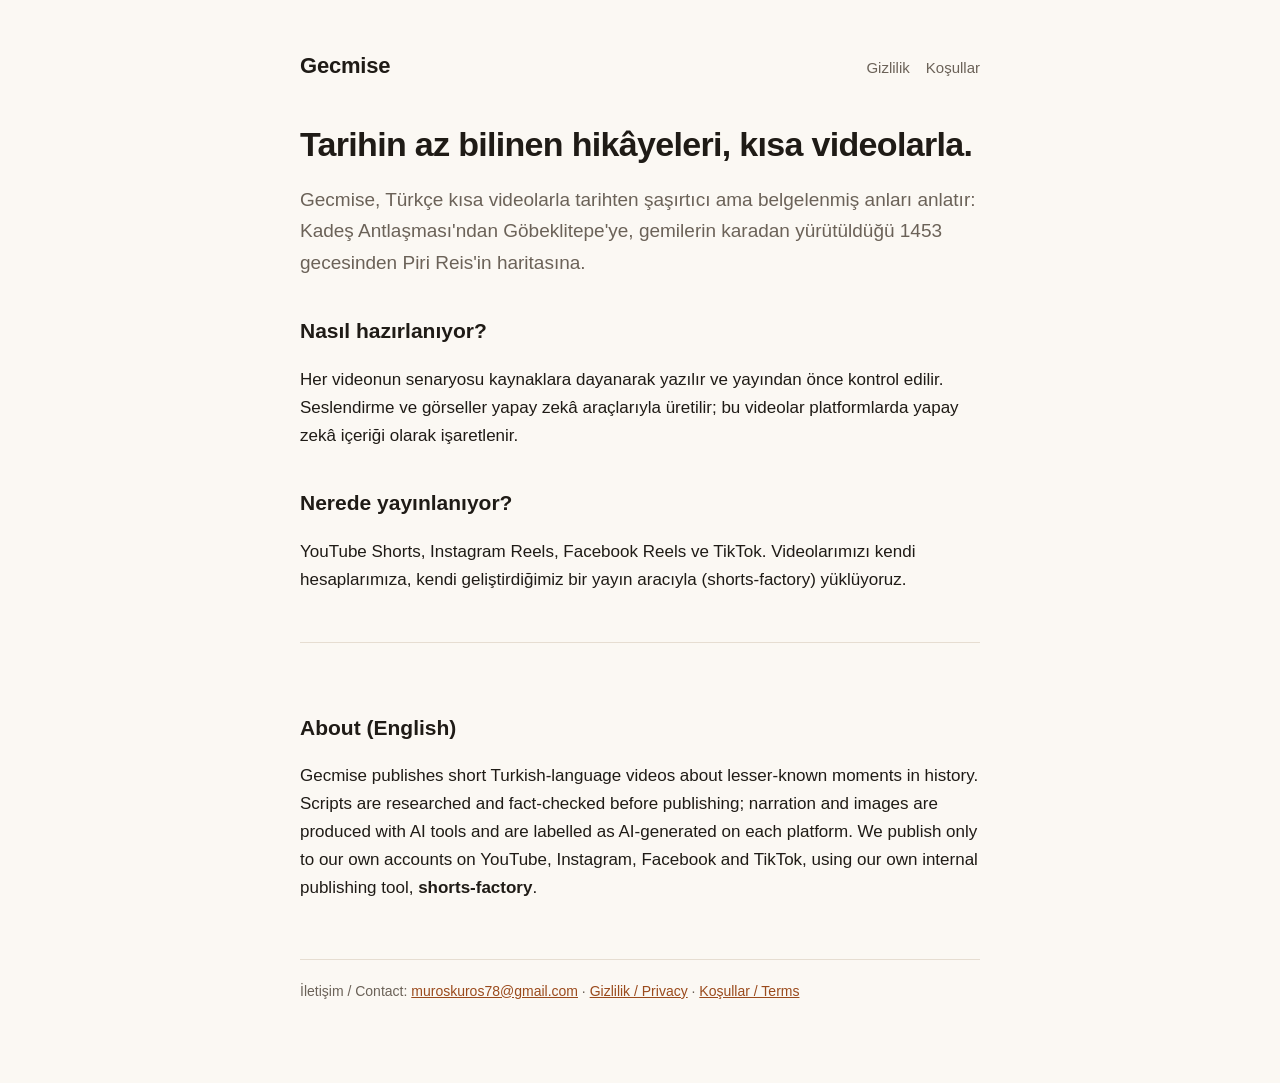
<file: index.html>
<!doctype html>
<html lang="tr">
<head>
  <meta charset="utf-8">
  <meta name="viewport" content="width=device-width, initial-scale=1">
  <title>Gecmise</title>
  <meta name="description" content="Gecmise: tarihin az bilinen hikâyelerini anlatan kısa videolar.">
  <link rel="stylesheet" href="style.css">
</head>
<body>
<main>
  <header>
    <a class="brand" href="./">Gecmise</a>
    <nav><a href="privacy.html">Gizlilik</a><a href="terms.html">Koşullar</a></nav>
  </header>

  <h1>Tarihin az bilinen hikâyeleri, kısa videolarla.</h1>
  <p class="lead">Gecmise, Türkçe kısa videolarla tarihten şaşırtıcı ama belgelenmiş anları anlatır:
  Kadeş Antlaşması'ndan Göbeklitepe'ye, gemilerin karadan yürütüldüğü 1453 gecesinden Piri Reis'in haritasına.</p>

  <h2>Nasıl hazırlanıyor?</h2>
  <p>Her videonun senaryosu kaynaklara dayanarak yazılır ve yayından önce kontrol edilir. Seslendirme ve
  görseller yapay zekâ araçlarıyla üretilir; bu videolar platformlarda yapay zekâ içeriği olarak işaretlenir.</p>

  <h2>Nerede yayınlanıyor?</h2>
  <p>YouTube Shorts, Instagram Reels, Facebook Reels ve TikTok. Videolarımızı kendi hesaplarımıza, kendi
  geliştirdiğimiz bir yayın aracıyla (shorts-factory) yüklüyoruz.</p>

  <section class="lang" lang="en">
    <h2>About (English)</h2>
    <p>Gecmise publishes short Turkish-language videos about lesser-known moments in history. Scripts are
    researched and fact-checked before publishing; narration and images are produced with AI tools and are
    labelled as AI-generated on each platform. We publish only to our own accounts on YouTube, Instagram,
    Facebook and TikTok, using our own internal publishing tool, <strong>shorts-factory</strong>.</p>
  </section>

  <footer>
    İletişim / Contact: <a href="mailto:muroskuros78@gmail.com">muroskuros78@gmail.com</a> ·
    <a href="privacy.html">Gizlilik / Privacy</a> · <a href="terms.html">Koşullar / Terms</a>
  </footer>
</main>
</body>
</html>
</file>
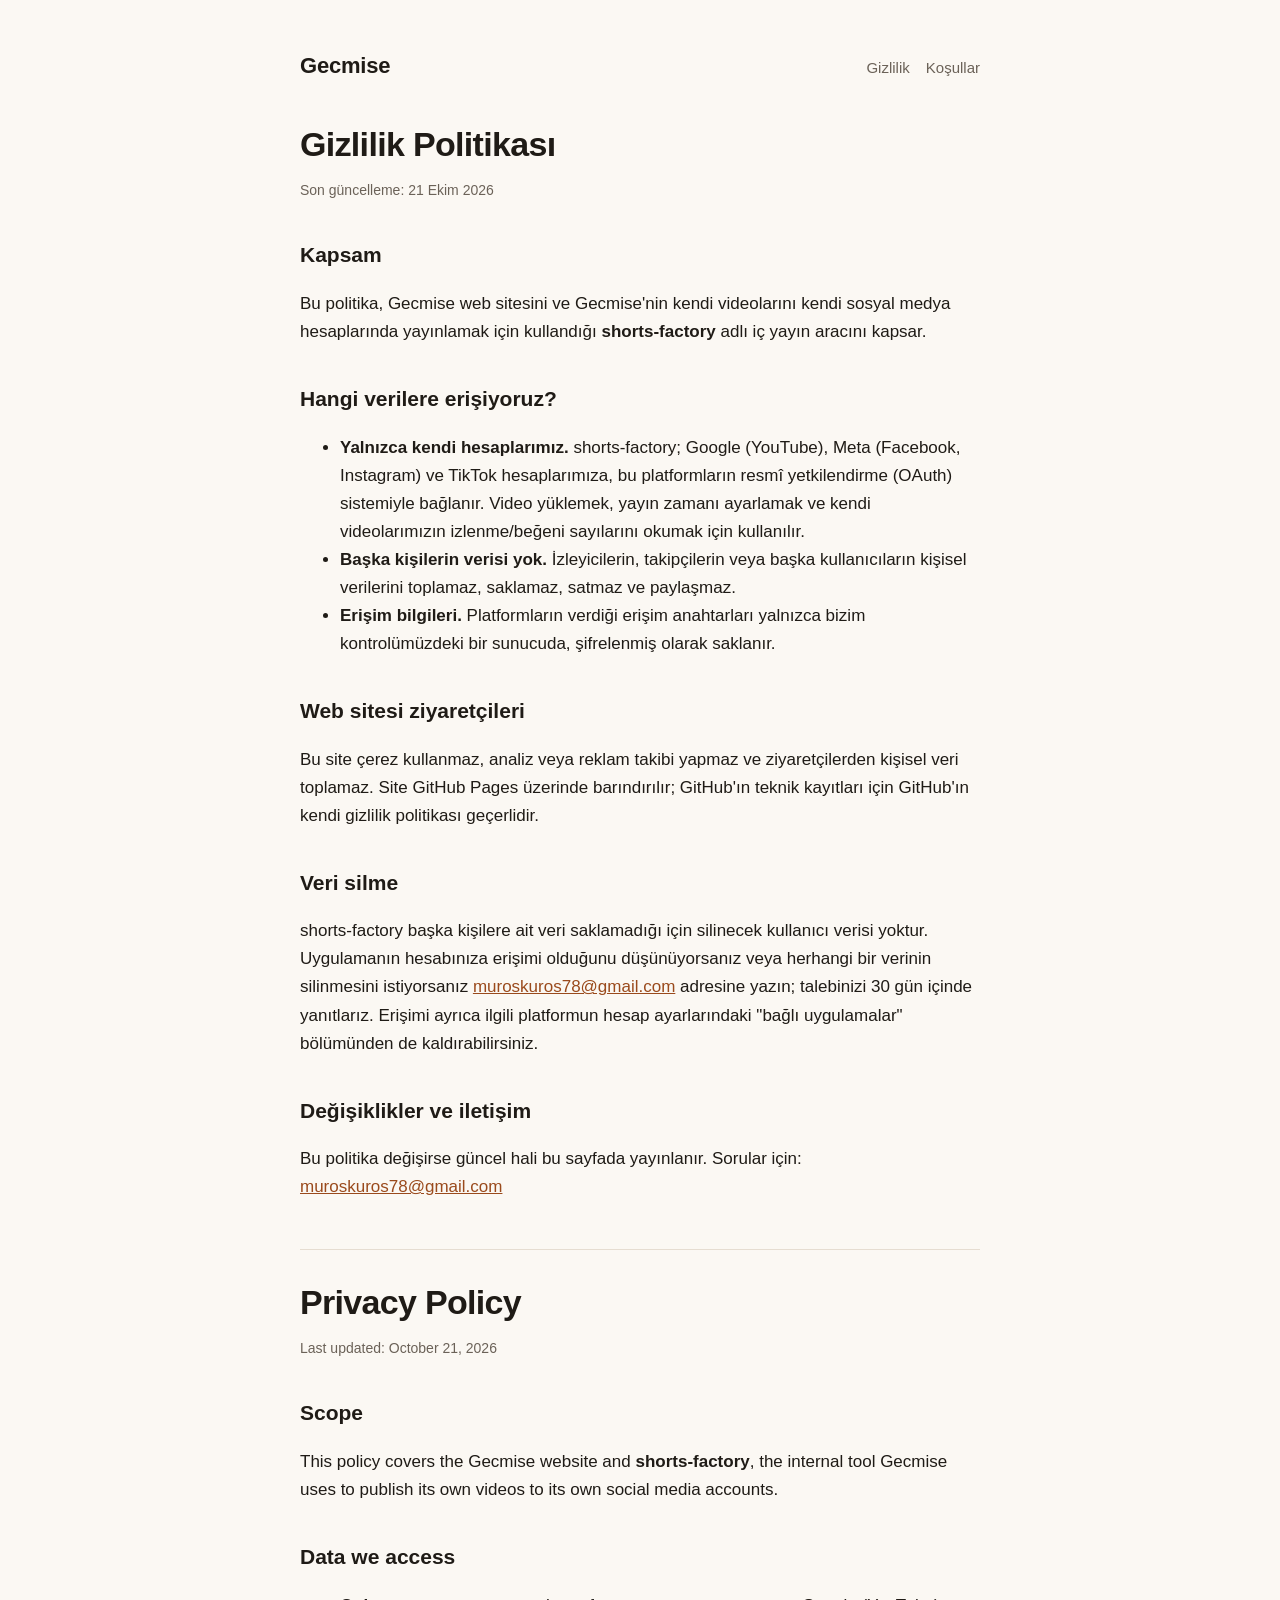
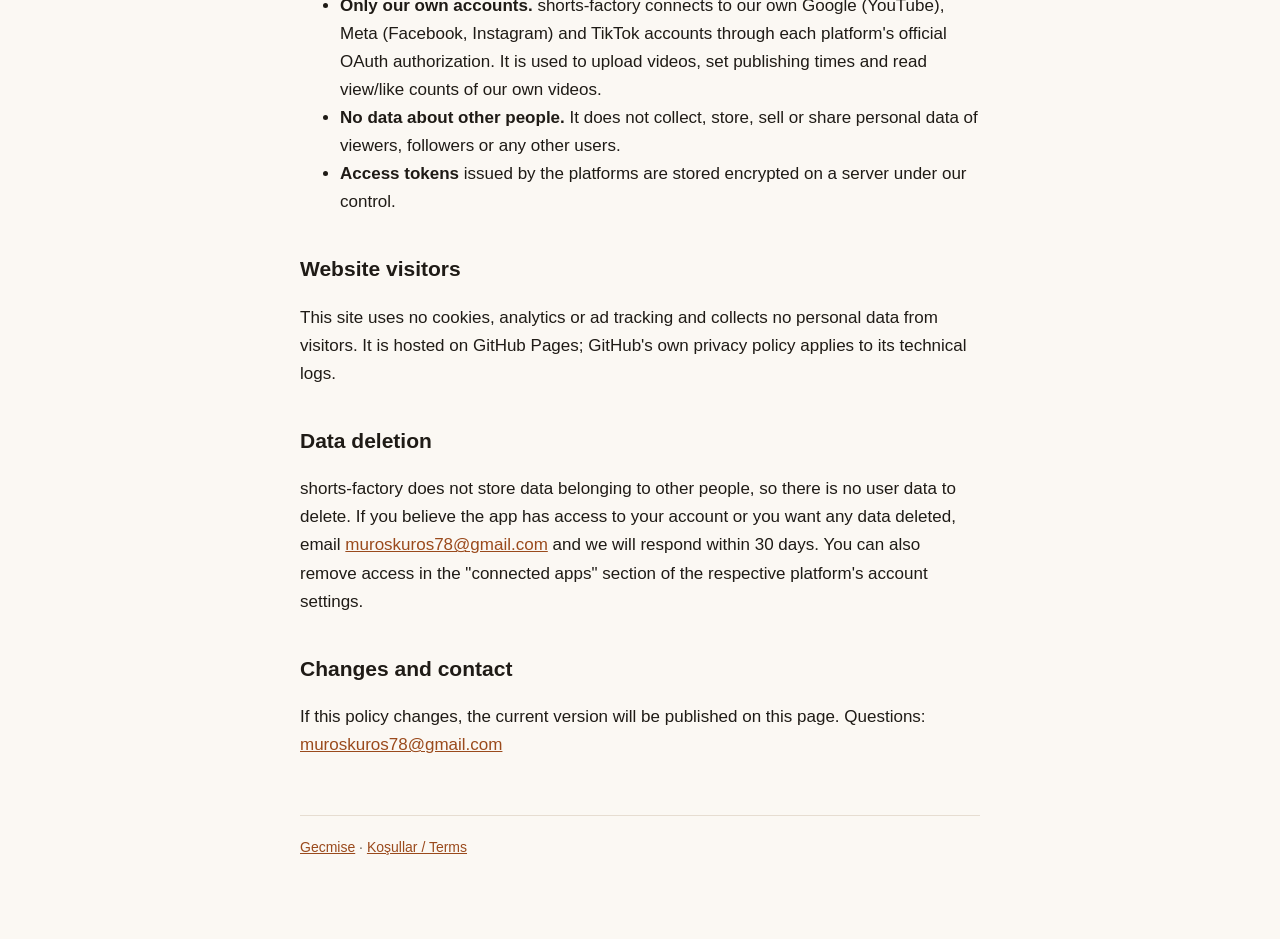
<file: privacy.html>
<!doctype html>
<html lang="tr">
<head>
  <meta charset="utf-8">
  <meta name="viewport" content="width=device-width, initial-scale=1">
  <title>Gizlilik Politikası · Gecmise</title>
  <link rel="stylesheet" href="style.css">
</head>
<body>
<main>
  <header>
    <a class="brand" href="./">Gecmise</a>
    <nav><a href="privacy.html">Gizlilik</a><a href="terms.html">Koşullar</a></nav>
  </header>

  <h1>Gizlilik Politikası</h1>
  <p class="small">Son güncelleme: 21 Ekim 2026</p>

  <h2>Kapsam</h2>
  <p>Bu politika, Gecmise web sitesini ve Gecmise'nin kendi videolarını kendi sosyal medya hesaplarında
  yayınlamak için kullandığı <strong>shorts-factory</strong> adlı iç yayın aracını kapsar.</p>

  <h2>Hangi verilere erişiyoruz?</h2>
  <ul>
    <li><strong>Yalnızca kendi hesaplarımız.</strong> shorts-factory; Google (YouTube), Meta (Facebook, Instagram)
    ve TikTok hesaplarımıza, bu platformların resmî yetkilendirme (OAuth) sistemiyle bağlanır. Video yüklemek,
    yayın zamanı ayarlamak ve kendi videolarımızın izlenme/beğeni sayılarını okumak için kullanılır.</li>
    <li><strong>Başka kişilerin verisi yok.</strong> İzleyicilerin, takipçilerin veya başka kullanıcıların kişisel
    verilerini toplamaz, saklamaz, satmaz ve paylaşmaz.</li>
    <li><strong>Erişim bilgileri.</strong> Platformların verdiği erişim anahtarları yalnızca bizim kontrolümüzdeki
    bir sunucuda, şifrelenmiş olarak saklanır.</li>
  </ul>

  <h2>Web sitesi ziyaretçileri</h2>
  <p>Bu site çerez kullanmaz, analiz veya reklam takibi yapmaz ve ziyaretçilerden kişisel veri toplamaz.
  Site GitHub Pages üzerinde barındırılır; GitHub'ın teknik kayıtları için GitHub'ın kendi gizlilik politikası geçerlidir.</p>

  <h2>Veri silme</h2>
  <p>shorts-factory başka kişilere ait veri saklamadığı için silinecek kullanıcı verisi yoktur. Uygulamanın
  hesabınıza erişimi olduğunu düşünüyorsanız veya herhangi bir verinin silinmesini istiyorsanız
  <a href="mailto:muroskuros78@gmail.com">muroskuros78@gmail.com</a> adresine yazın; talebinizi 30 gün içinde yanıtlarız. Erişimi
  ayrıca ilgili platformun hesap ayarlarındaki "bağlı uygulamalar" bölümünden de kaldırabilirsiniz.</p>

  <h2>Değişiklikler ve iletişim</h2>
  <p>Bu politika değişirse güncel hali bu sayfada yayınlanır. Sorular için: <a href="mailto:muroskuros78@gmail.com">muroskuros78@gmail.com</a></p>

  <section class="lang" lang="en">
    <h1>Privacy Policy</h1>
    <p class="small">Last updated: October 21, 2026</p>
    <h2>Scope</h2>
    <p>This policy covers the Gecmise website and <strong>shorts-factory</strong>, the internal tool Gecmise uses to
    publish its own videos to its own social media accounts.</p>
    <h2>Data we access</h2>
    <ul>
      <li><strong>Only our own accounts.</strong> shorts-factory connects to our own Google (YouTube), Meta (Facebook,
      Instagram) and TikTok accounts through each platform's official OAuth authorization. It is used to upload
      videos, set publishing times and read view/like counts of our own videos.</li>
      <li><strong>No data about other people.</strong> It does not collect, store, sell or share personal data of
      viewers, followers or any other users.</li>
      <li><strong>Access tokens</strong> issued by the platforms are stored encrypted on a server under our control.</li>
    </ul>
    <h2>Website visitors</h2>
    <p>This site uses no cookies, analytics or ad tracking and collects no personal data from visitors. It is hosted
    on GitHub Pages; GitHub's own privacy policy applies to its technical logs.</p>
    <h2>Data deletion</h2>
    <p>shorts-factory does not store data belonging to other people, so there is no user data to delete. If you
    believe the app has access to your account or you want any data deleted, email
    <a href="mailto:muroskuros78@gmail.com">muroskuros78@gmail.com</a> and we will respond within 30 days. You can also remove access in the
    "connected apps" section of the respective platform's account settings.</p>
    <h2>Changes and contact</h2>
    <p>If this policy changes, the current version will be published on this page. Questions: <a href="mailto:muroskuros78@gmail.com">muroskuros78@gmail.com</a></p>
  </section>

  <footer><a href="./">Gecmise</a> · <a href="terms.html">Koşullar / Terms</a></footer>
</main>
</body>
</html>
</file>
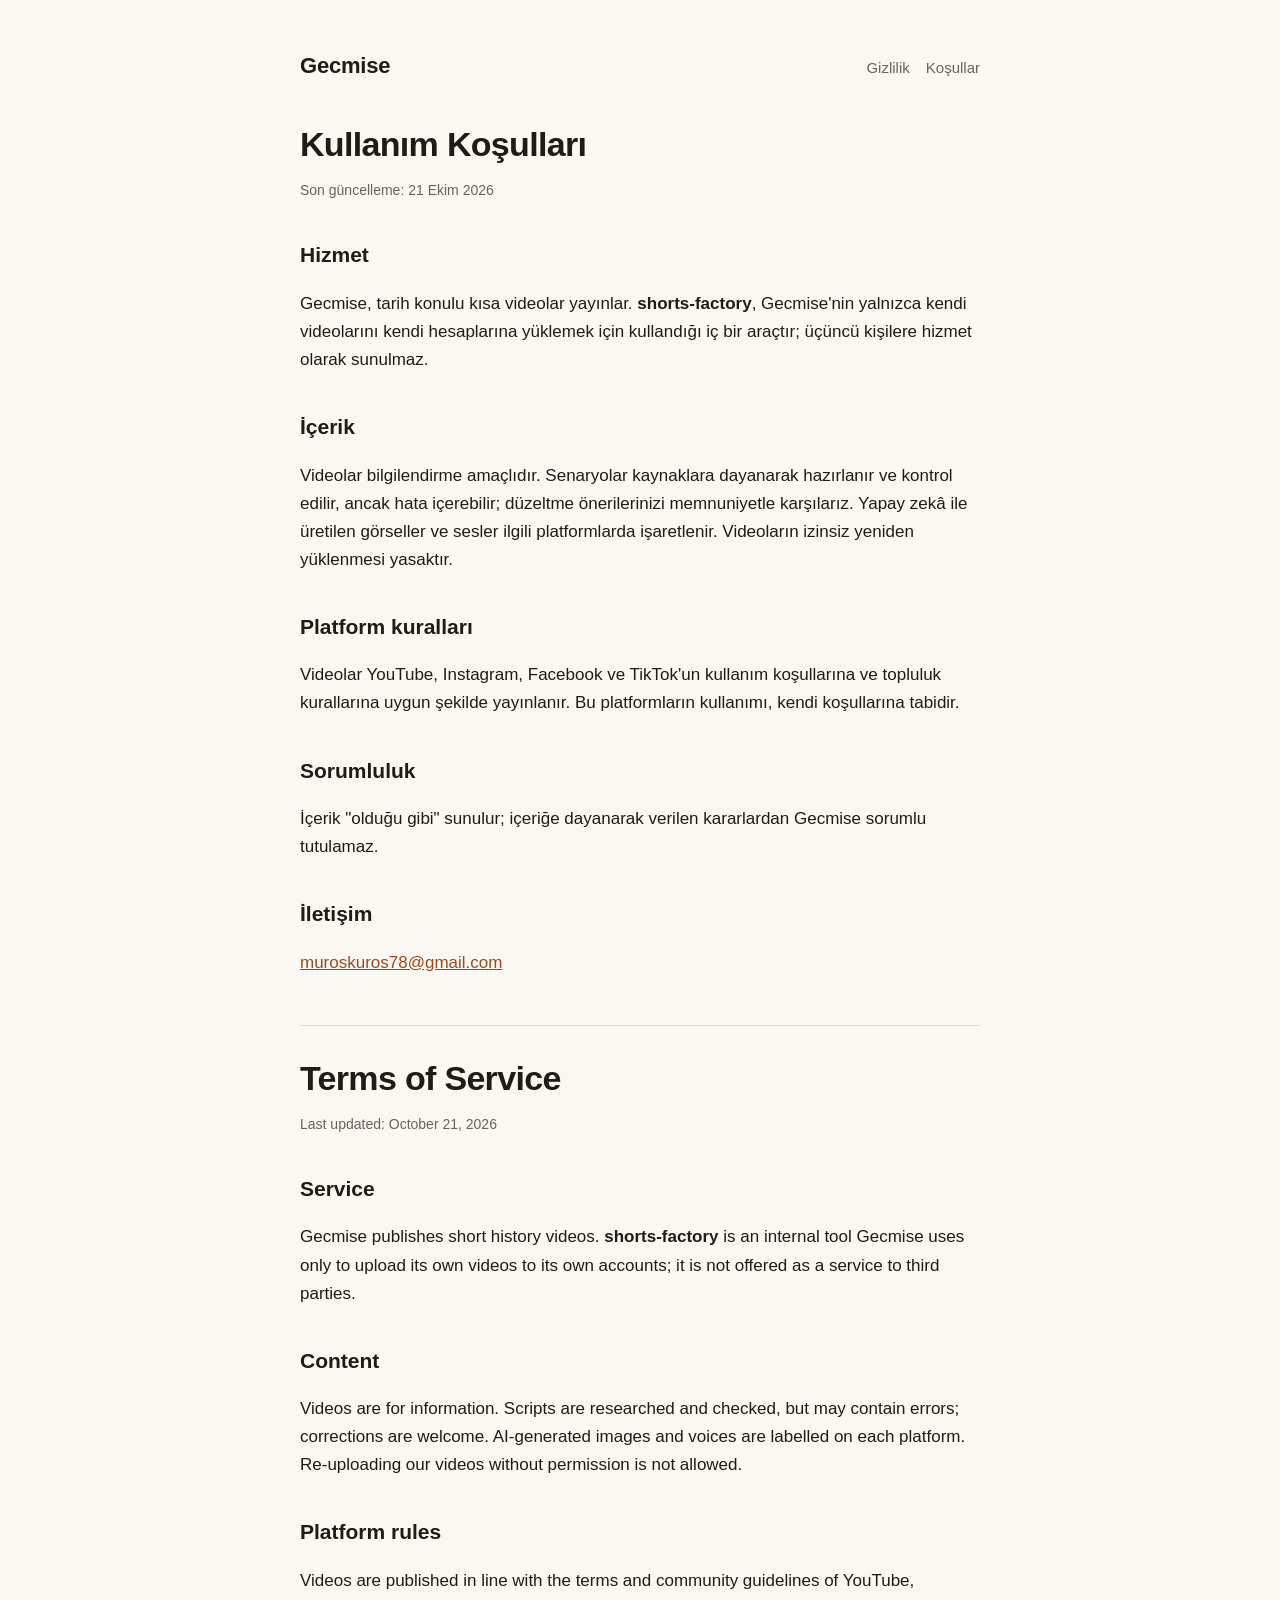
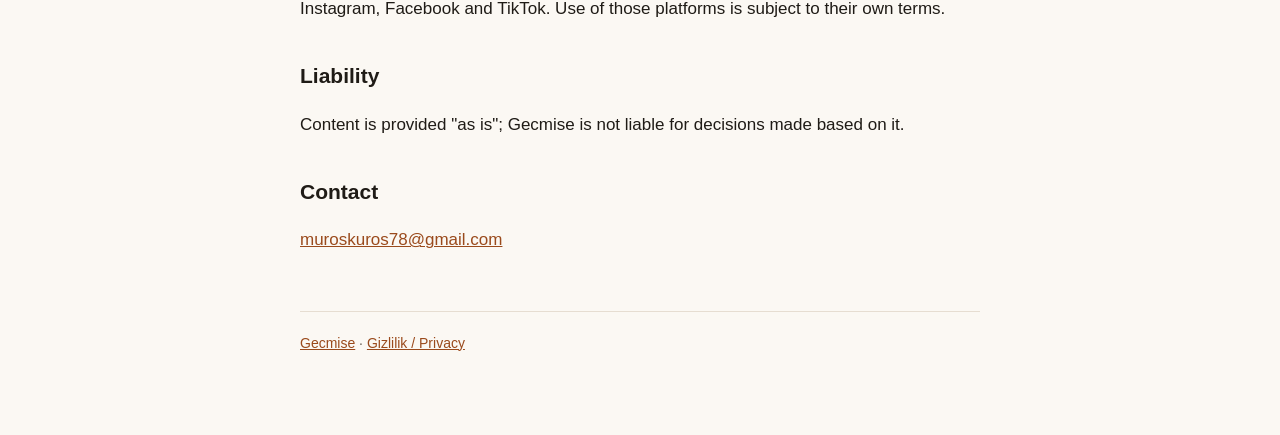
<file: terms.html>
<!doctype html>
<html lang="tr">
<head>
  <meta charset="utf-8">
  <meta name="viewport" content="width=device-width, initial-scale=1">
  <title>Kullanım Koşulları · Gecmise</title>
  <link rel="stylesheet" href="style.css">
</head>
<body>
<main>
  <header>
    <a class="brand" href="./">Gecmise</a>
    <nav><a href="privacy.html">Gizlilik</a><a href="terms.html">Koşullar</a></nav>
  </header>

  <h1>Kullanım Koşulları</h1>
  <p class="small">Son güncelleme: 21 Ekim 2026</p>

  <h2>Hizmet</h2>
  <p>Gecmise, tarih konulu kısa videolar yayınlar. <strong>shorts-factory</strong>, Gecmise'nin yalnızca kendi
  videolarını kendi hesaplarına yüklemek için kullandığı iç bir araçtır; üçüncü kişilere hizmet olarak sunulmaz.</p>

  <h2>İçerik</h2>
  <p>Videolar bilgilendirme amaçlıdır. Senaryolar kaynaklara dayanarak hazırlanır ve kontrol edilir, ancak hata
  içerebilir; düzeltme önerilerinizi memnuniyetle karşılarız. Yapay zekâ ile üretilen görseller ve sesler ilgili
  platformlarda işaretlenir. Videoların izinsiz yeniden yüklenmesi yasaktır.</p>

  <h2>Platform kuralları</h2>
  <p>Videolar YouTube, Instagram, Facebook ve TikTok'un kullanım koşullarına ve topluluk kurallarına uygun
  şekilde yayınlanır. Bu platformların kullanımı, kendi koşullarına tabidir.</p>

  <h2>Sorumluluk</h2>
  <p>İçerik "olduğu gibi" sunulur; içeriğe dayanarak verilen kararlardan Gecmise sorumlu tutulamaz.</p>

  <h2>İletişim</h2>
  <p><a href="mailto:muroskuros78@gmail.com">muroskuros78@gmail.com</a></p>

  <section class="lang" lang="en">
    <h1>Terms of Service</h1>
    <p class="small">Last updated: October 21, 2026</p>
    <h2>Service</h2>
    <p>Gecmise publishes short history videos. <strong>shorts-factory</strong> is an internal tool Gecmise uses only to
    upload its own videos to its own accounts; it is not offered as a service to third parties.</p>
    <h2>Content</h2>
    <p>Videos are for information. Scripts are researched and checked, but may contain errors; corrections are
    welcome. AI-generated images and voices are labelled on each platform. Re-uploading our videos without
    permission is not allowed.</p>
    <h2>Platform rules</h2>
    <p>Videos are published in line with the terms and community guidelines of YouTube, Instagram, Facebook and
    TikTok. Use of those platforms is subject to their own terms.</p>
    <h2>Liability</h2>
    <p>Content is provided "as is"; Gecmise is not liable for decisions made based on it.</p>
    <h2>Contact</h2>
    <p><a href="mailto:muroskuros78@gmail.com">muroskuros78@gmail.com</a></p>
  </section>

  <footer><a href="./">Gecmise</a> · <a href="privacy.html">Gizlilik / Privacy</a></footer>
</main>
</body>
</html>
</file>
<file: style.css>
:root {
  --bg: #fbf8f3;
  --text: #1f1b16;
  --muted: #6b6258;
  --accent: #9a4a1c;
  --line: #e6ddd1;
}
@media (prefers-color-scheme: dark) {
  :root { --bg: #16130f; --text: #f1ebe3; --muted: #a99d90; --accent: #e08a52; --line: #2e2822; }
}
* { box-sizing: border-box; }
body {
  margin: 0; background: var(--bg); color: var(--text);
  font: 17px/1.65 -apple-system, BlinkMacSystemFont, "Segoe UI", Roboto, sans-serif;
}
main { max-width: 720px; margin: 0 auto; padding: 48px 20px 80px; }
header { display: flex; align-items: baseline; justify-content: space-between; gap: 16px; flex-wrap: wrap; margin-bottom: 40px; }
.brand { font-weight: 700; font-size: 22px; color: var(--text); text-decoration: none; letter-spacing: -0.01em; }
nav a { color: var(--muted); text-decoration: none; margin-left: 16px; font-size: 15px; }
nav a:hover, a { color: var(--accent); }
h1 { font-size: 34px; line-height: 1.2; margin: 0 0 12px; letter-spacing: -0.02em; }
h2 { font-size: 21px; margin: 36px 0 8px; }
p, li { color: var(--text); }
.lead { font-size: 19px; color: var(--muted); }
.lang { border-top: 1px solid var(--line); margin-top: 48px; padding-top: 32px; }
.small { color: var(--muted); font-size: 14px; }
footer { border-top: 1px solid var(--line); margin-top: 56px; padding-top: 20px; color: var(--muted); font-size: 14px; }
</file>
